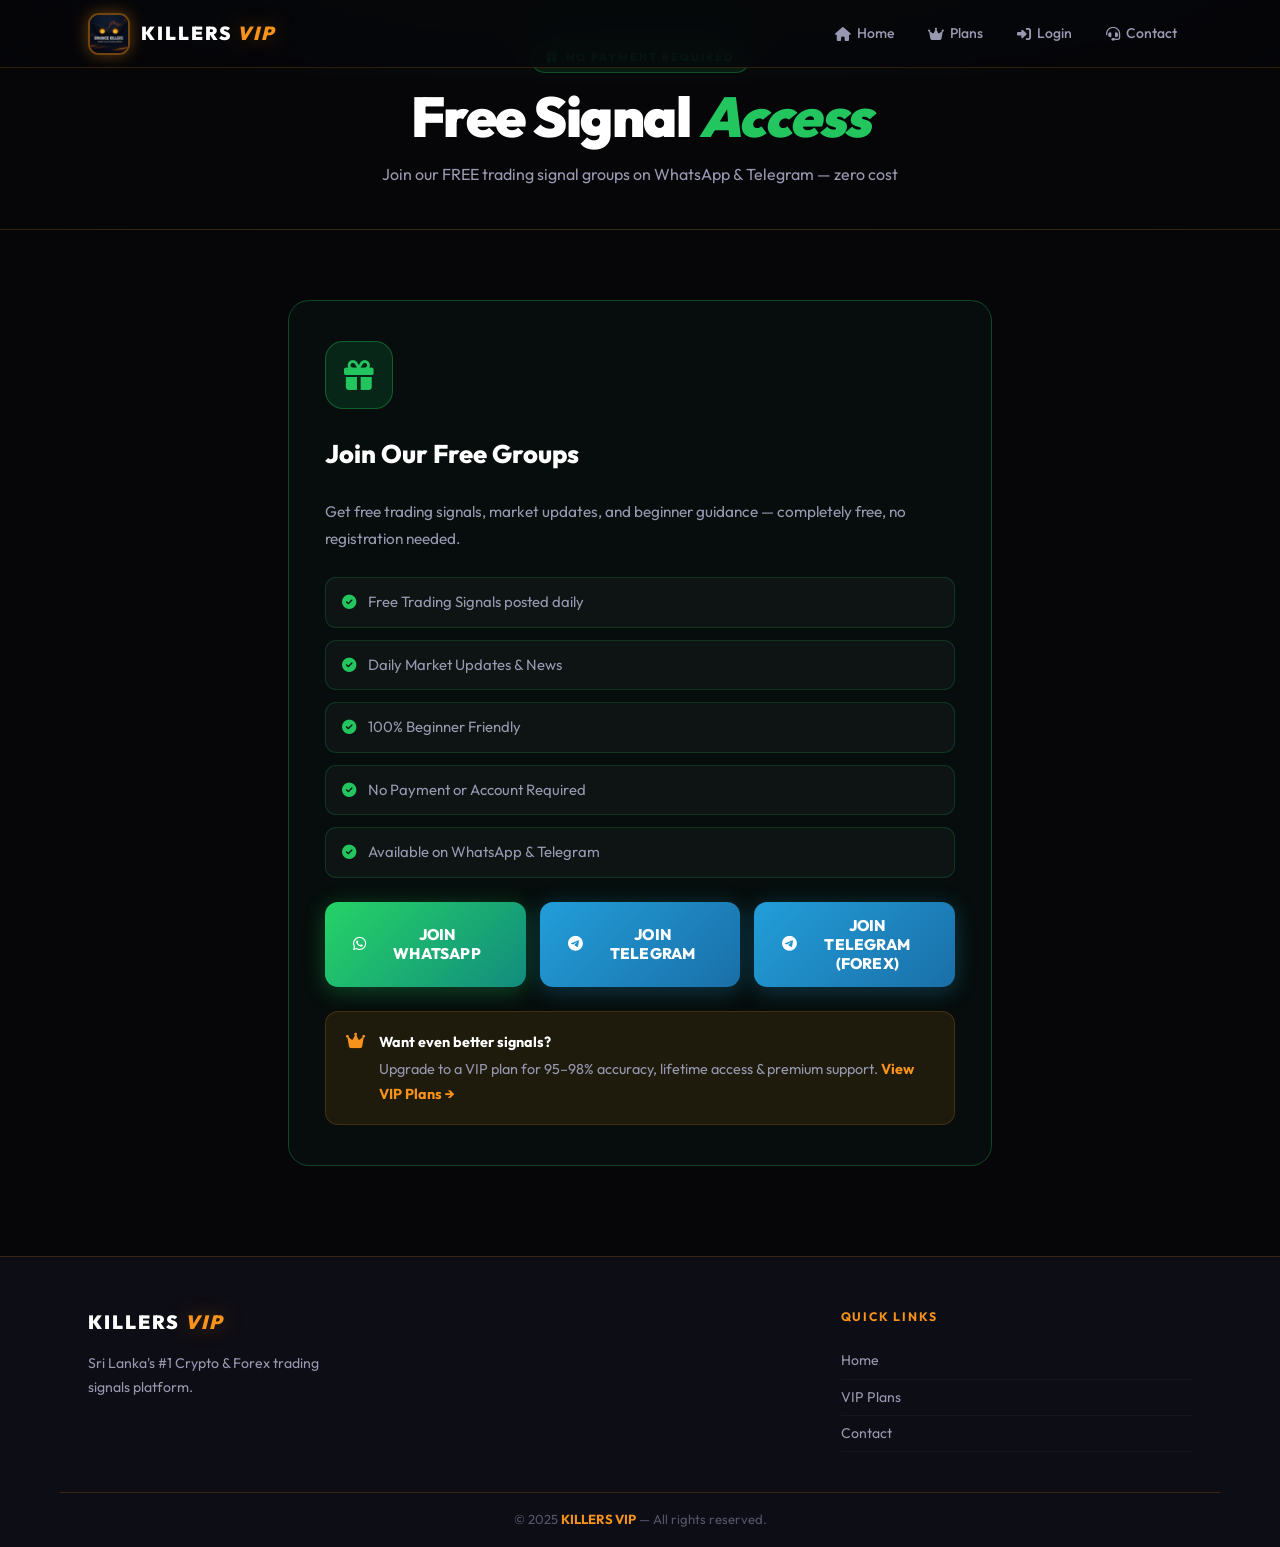
<file: plan-free.html>
<!DOCTYPE html>
<html lang="en">

<head>
  <meta charset="UTF-8">
  <meta name="viewport" content="width=device-width, initial-scale=1.0">
  <title>Free Signals | KILLERS VIP — Free Trading Groups</title>
  <meta name="description"
    content="Join KILLERS VIP free trading signal groups on WhatsApp & Telegram. No payment required. Start trading today.">
  <link rel="icon" href="images/apple.png">
  <link rel="preconnect" href="https://fonts.googleapis.com">
  <link rel="preconnect" href="https://fonts.gstatic.com" crossorigin>
  <link href="https://fonts.googleapis.com/css2?family=Outfit:wght@300;400;500;600;700;800;900&display=swap"
    rel="stylesheet">
  <link rel="stylesheet" href="https://cdnjs.cloudflare.com/ajax/libs/font-awesome/6.4.0/css/all.min.css">
  <link rel="stylesheet" href="css/plan-free.css">
</head>

<body>

  <header id="site-header">
    <div class="hdr-inner">
      <a href="index.html" class="logo-wrap">
        <img src="assets/logo.jpg" class="logo-img" alt="Killers VIP" onerror="this.style.display='none'">
        <span class="brand-txt">KILLERS <em>VIP</em></span>
      </a>
      <button class="nav-toggle" id="navToggle" aria-label="Toggle navigation">
        <span></span><span></span><span></span>
      </button>
      <nav class="main-nav" id="mainNav">
        <a href="index.html" class="nav-link"><i class="fas fa-home"></i> Home</a>
        <a href="plans.html" class="nav-link is-active"><i class="fas fa-crown"></i> Plans</a>
        <a href="login.html" class="nav-link"><i class="fas fa-sign-in-alt"></i> Login</a>
        <a href="support-contact.html" class="nav-link"><i class="fas fa-headset"></i> Contact</a>
      </nav>
    </div>
  </header>

  <section class="page-hero">
    <div class="ph-inner">
      <span class="sec-pill green-pill"><i class="fas fa-gift"></i> No Payment Required</span>
      <h1>Free Signal <em class="green">Access</em></h1>
      <p>Join our FREE trading signal groups on WhatsApp &amp; Telegram — zero cost</p>
    </div>
  </section>

  <section class="free-detail-section">
    <div class="section-wrap">
      <div class="free-card">
        <div class="free-icon"><i class="fas fa-gift"></i></div>
        <h2>Join Our Free Groups</h2>
        <p class="free-desc">Get free trading signals, market updates, and beginner guidance — completely free, no
          registration needed.</p>

        <ul class="free-feats">
          <li><i class="fas fa-check-circle"></i> Free Trading Signals posted daily</li>
          <li><i class="fas fa-check-circle"></i> Daily Market Updates &amp; News</li>
          <li><i class="fas fa-check-circle"></i> 100% Beginner Friendly</li>
          <li><i class="fas fa-check-circle"></i> No Payment or Account Required</li>
          <li><i class="fas fa-check-circle"></i> Available on WhatsApp &amp; Telegram</li>
        </ul>

        <div class="join-buttons">
          <button class="join-btn btn-whatsapp" id="free-whatsapp"
            onclick="window.open('https://chat.whatsapp.com/He4on4wBp1mEOO5yk6aRcZ?mode=gi_t','_blank')">
            <i class="fab fa-whatsapp"></i> JOIN WHATSAPP
          </button>
          <button class="join-btn btn-telegram" id="free-telegram"
           onclick="window.open('https://t.me/+Vuazn_wFHqpkYjFl','_blank')">
            <i class="fab fa-telegram-plane"></i> JOIN TELEGRAM
          </button>
           <button class="join-btn btn-telegram" id="free-telegram"
           onclick="window.open('https://t.me/+zRcWzs667dU1YWQ1','_blank')">
            <i class="fab fa-telegram-plane"></i> JOIN TELEGRAM (FOREX)
          </button>
        </div>

        <div class="upgrade-note">
          <i class="fas fa-crown"></i>
          <div>
            <strong>Want even better signals?</strong>
            <span> Upgrade to a VIP plan for 95–98% accuracy, lifetime access &amp; premium support.</span>
            <a href="plans.html"> View VIP Plans →</a>
          </div>
        </div>
      </div>
    </div>
  </section>

  <footer class="site-footer">
    <div class="footer-wrap section-wrap">
      <div class="ft-brand">
        <span class="brand-txt">KILLERS <em>VIP</em></span>
        <p>Sri Lanka's #1 Crypto &amp; Forex trading signals platform.</p>
      </div>
      <div class="ft-col">
        <h4>Quick Links</h4>
        <a href="index.html">Home</a>
        <a href="plans.html">VIP Plans</a>
        <a href="support-contact.html">Contact</a>
      </div>
    </div>
    <div class="ft-bar section-wrap">
      <p>&copy; 2025 <strong>KILLERS VIP</strong> — All rights reserved.</p>
    </div>
  </footer>

  <script src="js/killers.js"></script>
</body>

</html>
</file>
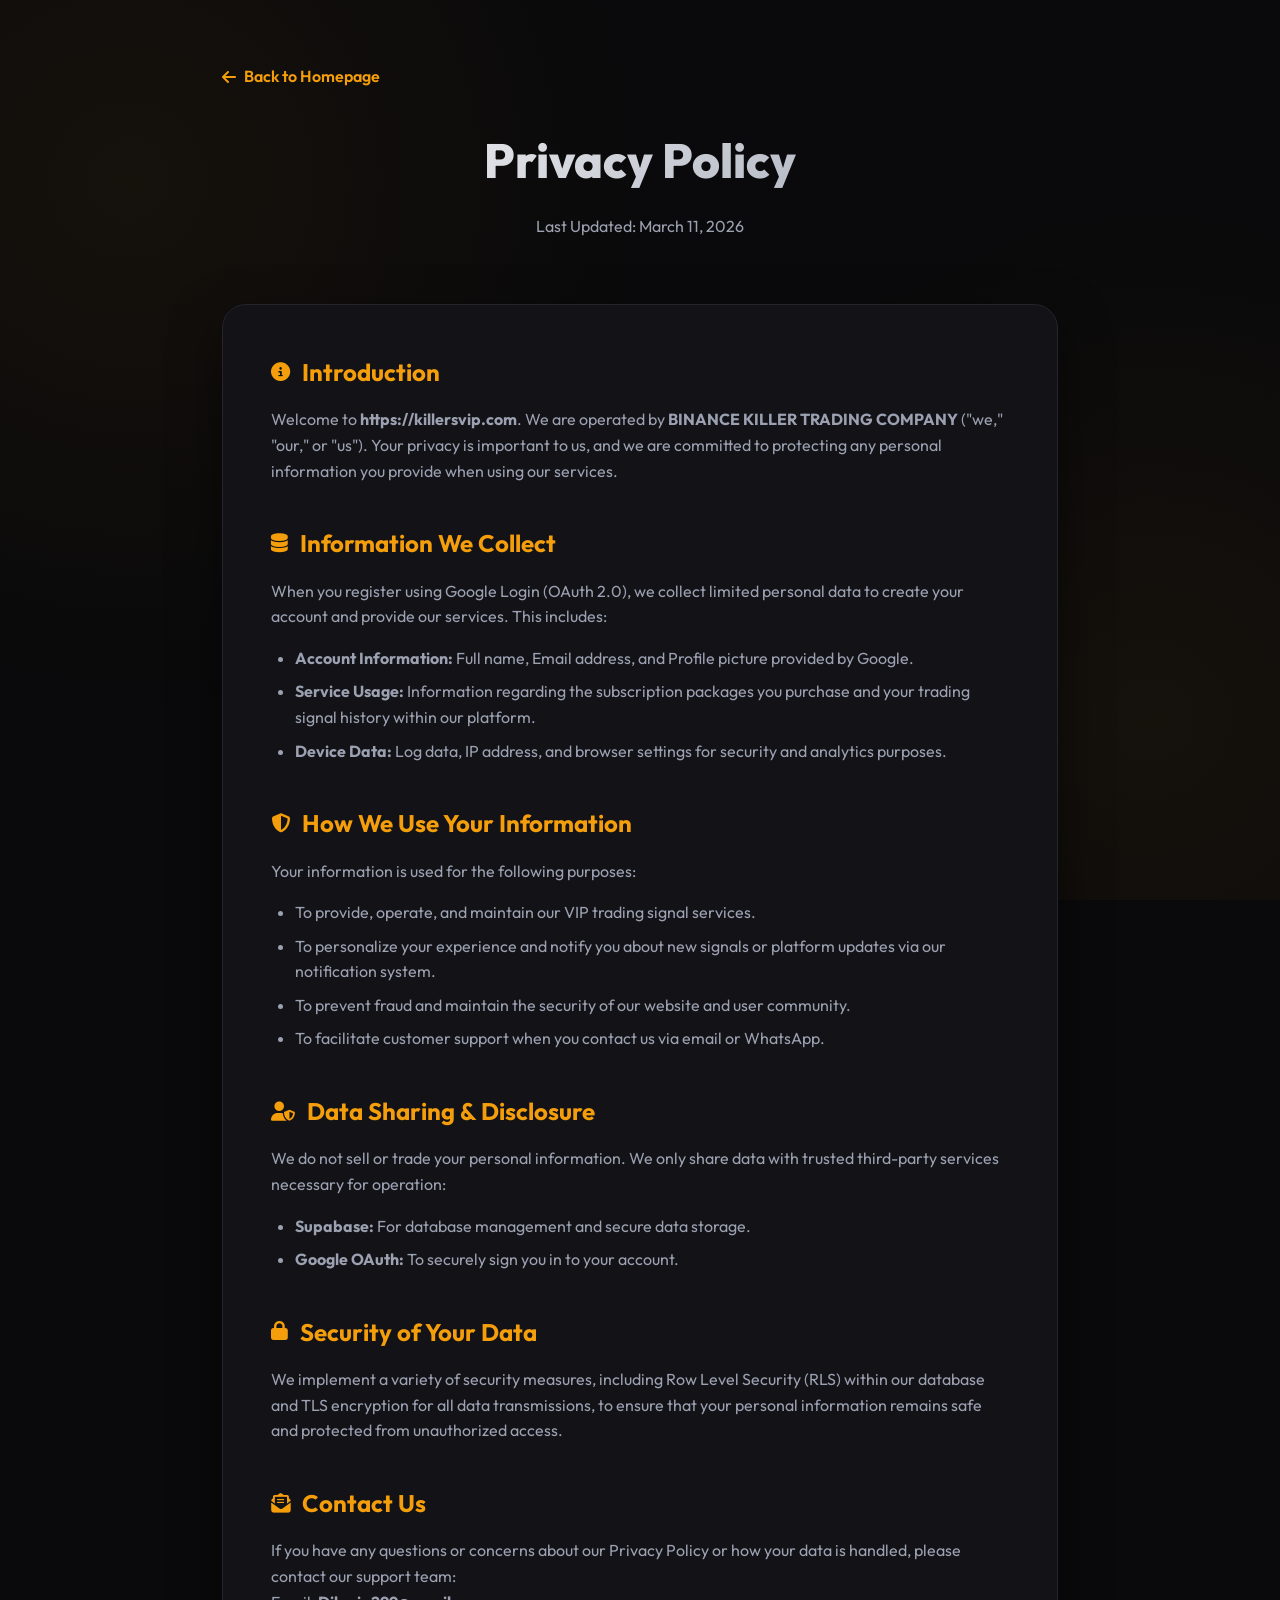
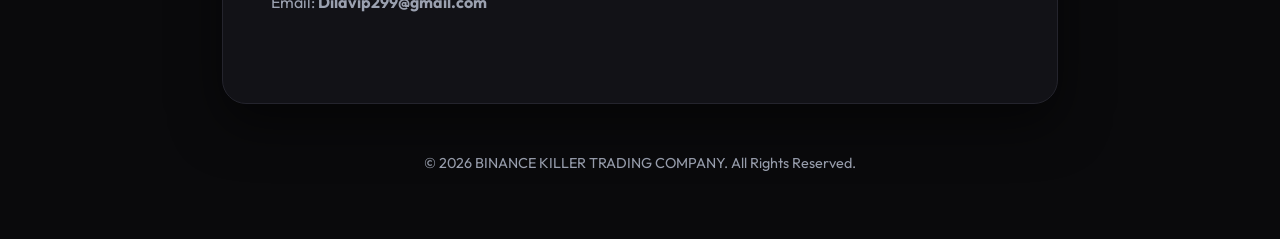
<file: privacy-policy.html>
<!DOCTYPE html>
<html lang="en">

<head>
    <meta charset="UTF-8">
    <meta name="viewport" content="width=device-width, initial-scale=1.0">
    <title>Privacy Policy | BINANCE KILLER TRADING COMPANY</title>
    <link href="https://fonts.googleapis.com/css2?family=Outfit:wght@300;400;500;600;700;800;900&display=swap"
        rel="stylesheet">
    <link rel="stylesheet" href="https://cdnjs.cloudflare.com/ajax/libs/font-awesome/6.4.0/css/all.min.css">
    <link rel="stylesheet" href="css/legal.css">
</head>

<body>
    <div class="legal-bg"></div>
    <div class="legal-container">
        <a href="index.html" class="btn-back"><i class="fas fa-arrow-left"></i> Back to Homepage</a>

        <header class="legal-header">
            <h1>Privacy Policy</h1>
            <p>Last Updated: March 11, 2026</p>
        </header>

        <div class="legal-content">
            <section class="legal-section">
                <h2><i class="fas fa-info-circle"></i> Introduction</h2>
                <p>Welcome to <strong>https://killersvip.com</strong>. We are operated by <strong>BINANCE KILLER TRADING
                        COMPANY</strong> ("we," "our," or "us"). Your privacy is important to us, and we are committed
                    to protecting any personal information you provide when using our services.</p>
            </section>

            <section class="legal-section">
                <h2><i class="fas fa-database"></i> Information We Collect</h2>
                <p>When you register using Google Login (OAuth 2.0), we collect limited personal data to create your
                    account and provide our services. This includes:</p>
                <ul>
                    <li><strong>Account Information:</strong> Full name, Email address, and Profile picture provided by
                        Google.</li>
                    <li><strong>Service Usage:</strong> Information regarding the subscription packages you purchase and
                        your trading signal history within our platform.</li>
                    <li><strong>Device Data:</strong> Log data, IP address, and browser settings for security and
                        analytics purposes.</li>
                </ul>
            </section>

            <section class="legal-section">
                <h2><i class="fas fa-shield-alt"></i> How We Use Your Information</h2>
                <p>Your information is used for the following purposes:</p>
                <ul>
                    <li>To provide, operate, and maintain our VIP trading signal services.</li>
                    <li>To personalize your experience and notify you about new signals or platform updates via our
                        notification system.</li>
                    <li>To prevent fraud and maintain the security of our website and user community.</li>
                    <li>To facilitate customer support when you contact us via email or WhatsApp.</li>
                </ul>
            </section>

            <section class="legal-section">
                <h2><i class="fas fa-user-shield"></i> Data Sharing & Disclosure</h2>
                <p>We do not sell or trade your personal information. We only share data with trusted third-party
                    services necessary for operation:</p>
                <ul>
                    <li><strong>Supabase:</strong> For database management and secure data storage.</li>
                    <li><strong>Google OAuth:</strong> To securely sign you in to your account.</li>
                </ul>
            </section>

            <section class="legal-section">
                <h2><i class="fas fa-lock"></i> Security of Your Data</h2>
                <p>We implement a variety of security measures, including Row Level Security (RLS) within our database
                    and TLS encryption for all data transmissions, to ensure that your personal information remains safe
                    and protected from unauthorized access.</p>
            </section>

            <section class="legal-section">
                <h2><i class="fas fa-envelope-open-text"></i> Contact Us</h2>
                <p>If you have any questions or concerns about our Privacy Policy or how your data is handled, please
                    contact our support team:</p>
                <p>Email: <strong>Dilavip299@gmail.com</strong></p>
            </section>
        </div>

        <footer class="legal-footer">
            <p>&copy; 2026 BINANCE KILLER TRADING COMPANY. All Rights Reserved.</p>
        </footer>
    </div>
</body>

</html>
</file>
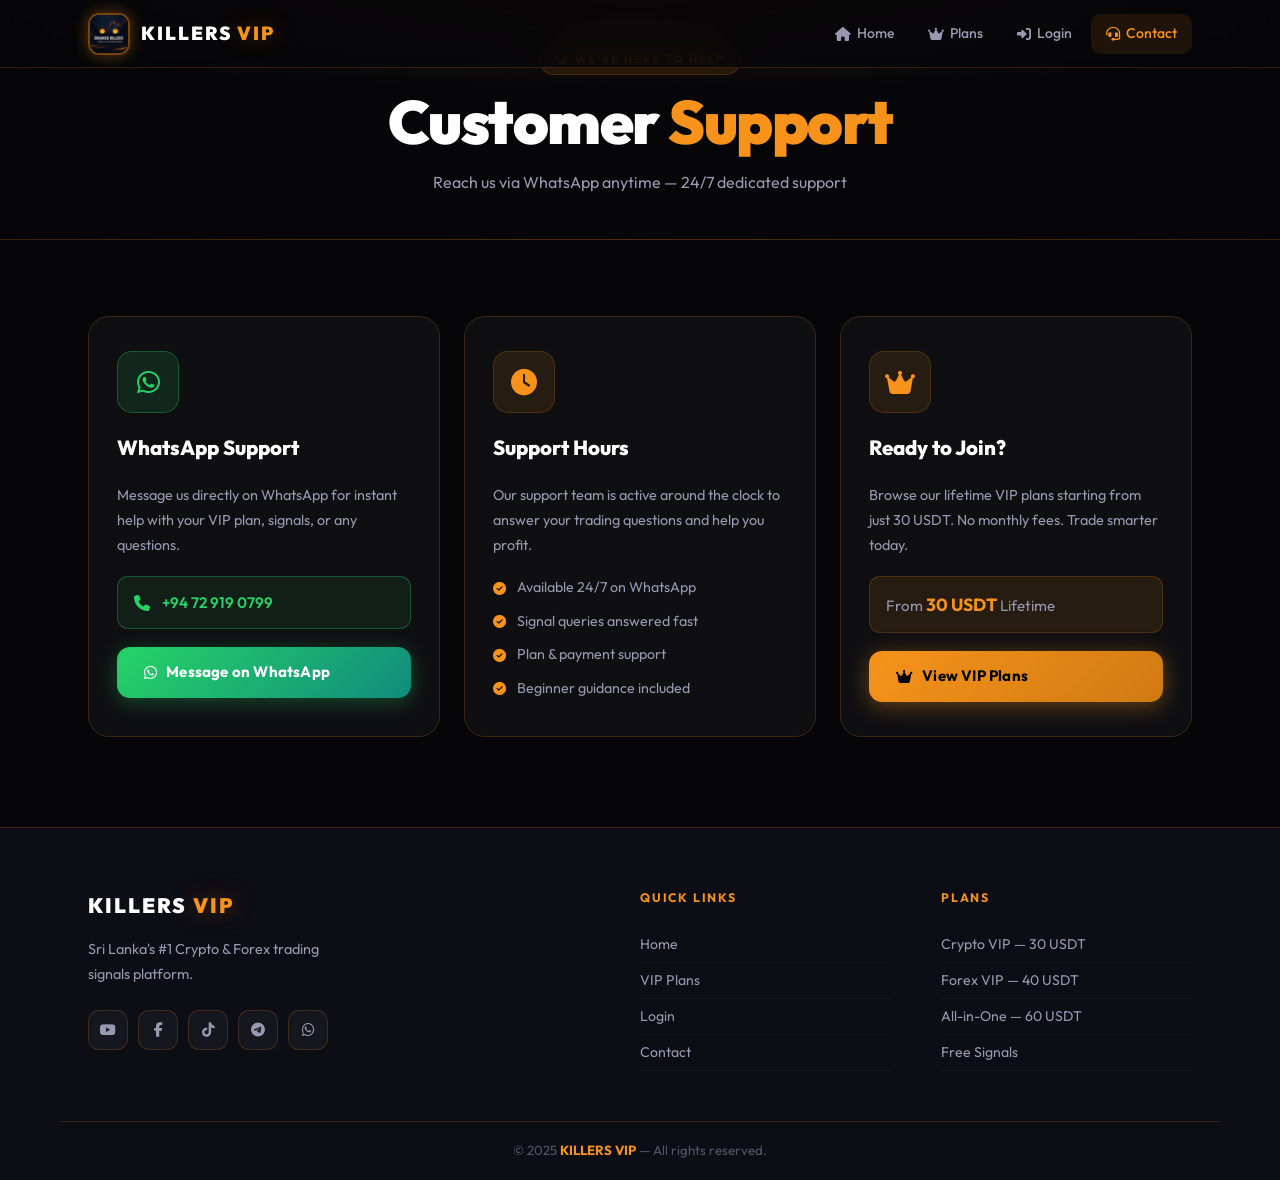
<file: support-contact.html>
<!DOCTYPE html>
<html lang="en">

<head>
  <meta charset="UTF-8">
  <meta name="viewport" content="width=device-width, initial-scale=1.0">
  <title>Customer Support | KILLERS VIP</title>
  <meta name="description" content="Contact KILLERS VIP customer support via WhatsApp. We are here to help 24/7.">
  <link rel="icon" href="images/apple.png">
  <link rel="preconnect" href="https://fonts.googleapis.com">
  <link rel="preconnect" href="https://fonts.gstatic.com" crossorigin>
  <link href="https://fonts.googleapis.com/css2?family=Outfit:wght@300;400;500;600;700;800;900&display=swap"
    rel="stylesheet">
  <link rel="stylesheet" href="https://cdnjs.cloudflare.com/ajax/libs/font-awesome/6.4.0/css/all.min.css">
  <link rel="stylesheet" href="css/support-contact.css">
</head>

<body>

  <!-- HEADER -->
  <header id="site-header">
    <div class="hdr-inner">
      <a href="index.html" class="logo-wrap">
        <img src="assets/logo.jpg" class="logo-img" alt="Killers VIP" onerror="this.style.display='none'">
        <span class="brand-txt">KILLERS <em>VIP</em></span>
      </a>
      <button class="nav-toggle" id="navToggle" aria-label="Toggle navigation">
        <span></span><span></span><span></span>
      </button>
      <nav class="main-nav" id="mainNav">
        <a href="index.html" class="nav-link"><i class="fas fa-home"></i> Home</a>
        <a href="plans.html" class="nav-link"><i class="fas fa-crown"></i> Plans</a>
        <a href="login.html" class="nav-link"><i class="fas fa-sign-in-alt"></i> Login</a>
        <a href="support-contact.html" class="nav-link is-active"><i class="fas fa-headset"></i> Contact</a>
      </nav>
    </div>
  </header>

  <!-- PAGE HERO -->
  <section class="page-hero">
    <div class="ph-inner">
      <span class="sec-pill"><i class="fas fa-headset"></i> We're Here to Help</span>
      <h1>Customer <em>Support</em></h1>
      <p>Reach us via WhatsApp anytime — 24/7 dedicated support</p>
    </div>
  </section>

  <!-- CONTACT SECTION -->
  <section class="contact-section">
    <div class="section-wrap">
      <div class="contact-grid">

        <!-- WhatsApp Card -->
        <div class="cnt-card">
          <div class="cnt-icon whatsapp-icon"><i class="fab fa-whatsapp"></i></div>
          <h2>WhatsApp Support</h2>
          <p>Message us directly on WhatsApp for instant help with your VIP plan, signals, or any questions.</p>
          <div class="cnt-detail">
            <i class="fas fa-phone"></i>
            <span>+94 72 919 0799</span>
          </div>
          <a href="https://wa.me/94729190799" class="btn btn-whatsapp" target="_blank" rel="noopener">
            <i class="fab fa-whatsapp"></i> Message on WhatsApp
          </a>
        </div>

        <!-- Hours Card -->
        <div class="cnt-card">
          <div class="cnt-icon clock-icon"><i class="fas fa-clock"></i></div>
          <h2>Support Hours</h2>
          <p>Our support team is active around the clock to answer your trading questions and help you profit.</p>
          <ul class="hours-list">
            <li><i class="fas fa-check-circle"></i> Available 24/7 on WhatsApp</li>
            <li><i class="fas fa-check-circle"></i> Signal queries answered fast</li>
            <li><i class="fas fa-check-circle"></i> Plan & payment support</li>
            <li><i class="fas fa-check-circle"></i> Beginner guidance included</li>
          </ul>
        </div>

        <!-- Plans Card -->
        <div class="cnt-card">
          <div class="cnt-icon plans-icon"><i class="fas fa-crown"></i></div>
          <h2>Ready to Join?</h2>
          <p>Browse our lifetime VIP plans starting from just 30 USDT. No monthly fees. Trade smarter today.</p>
          <div class="price-mini">
            <span>From <strong>30 USDT</strong> Lifetime</span>
          </div>
          <a href="plans.html" class="btn btn-primary">
            <i class="fas fa-crown"></i> View VIP Plans
          </a>
        </div>

      </div>
    </div>
  </section>

  <!-- FOOTER -->
  <footer class="site-footer">
    <div class="footer-wrap section-wrap">
      <div class="ft-brand">
        <span class="brand-txt">KILLERS <em>VIP</em></span>
        <p>Sri Lanka's #1 Crypto &amp; Forex trading signals platform.</p>
        <div class="ft-socials">
          <a href="#" class="ft-soc"><i class="fab fa-youtube"></i></a>
          <a href="https://www.facebook.com/share/172CGtJvBn/?mibextid=wwXlfr" class="ft-soc"><i class="fab fa-facebook-f"></i></a>
          <a href="https://www.tiktok.com/@dila_vip14?_r=1&_t=ZS-94NkXUPGFsq" class="ft-soc"><i class="fab fa-tiktok"></i></a>
          <a href="https://t.me/+Vuazn_wFHqpkYjFl" class="ft-soc"><i class="fab fa-telegram-plane"></i></a>
          <a href="https://wa.me/94729190799" class="ft-soc"><i class="fab fa-whatsapp"></i></a>
        </div>
      </div>
      <div class="ft-col">
        <h4>Quick Links</h4>
        <a href="index.html">Home</a>
        <a href="plans.html">VIP Plans</a>
        <a href="login.html">Login</a>
        <a href="support-contact.html">Contact</a>
      </div>
      <div class="ft-col">
        <h4>Plans</h4>
        <a href="plan-crypto.html">Crypto VIP — 30 USDT</a>
        <a href="plan-forex.html">Forex VIP — 40 USDT</a>
        <a href="plan-all.html">All-in-One — 60 USDT</a>
        <a href="plan-free.html">Free Signals</a>
      </div>
    </div>
    <div class="ft-bar section-wrap">
      <p>&copy; 2025 <strong>KILLERS VIP</strong> — All rights reserved.</p>
    </div>
  </footer>

  <script src="js/killers.js"></script>
</body>

</html>
</file>
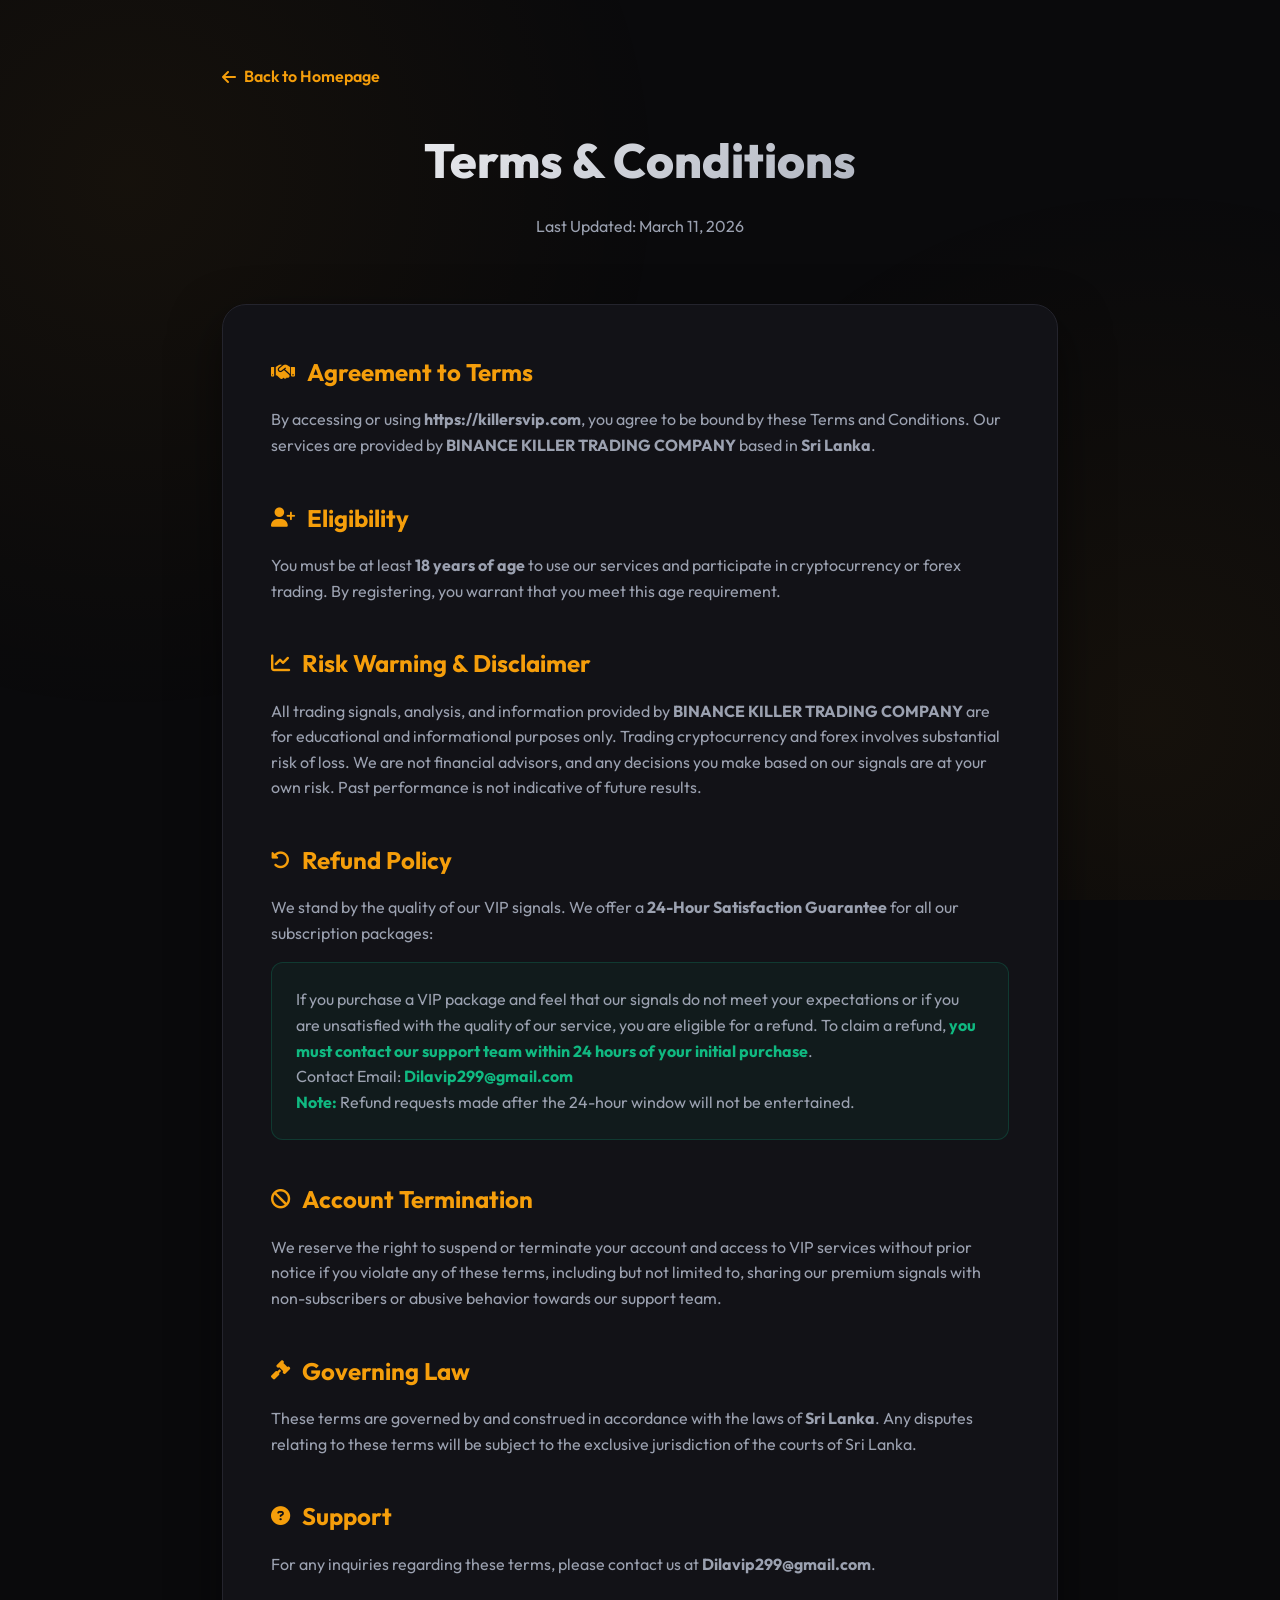
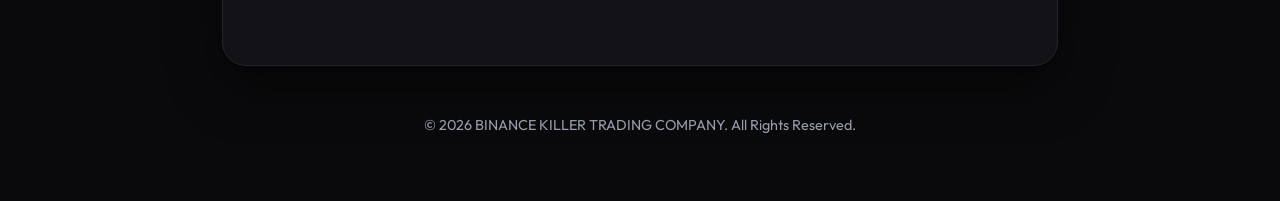
<file: terms-conditions.html>
<!DOCTYPE html>
<html lang="en">

<head>
    <meta charset="UTF-8">
    <meta name="viewport" content="width=device-width, initial-scale=1.0">
    <title>Terms & Conditions | BINANCE KILLER TRADING COMPANY</title>
    <link href="https://fonts.googleapis.com/css2?family=Outfit:wght@300;400;500;600;700;800;900&display=swap"
        rel="stylesheet">
    <link rel="stylesheet" href="https://cdnjs.cloudflare.com/ajax/libs/font-awesome/6.4.0/css/all.min.css">
    <link rel="stylesheet" href="css/legal.css">
</head>

<body>
    <div class="legal-bg"></div>
    <div class="legal-container">
        <a href="index.html" class="btn-back"><i class="fas fa-arrow-left"></i> Back to Homepage</a>

        <header class="legal-header">
            <h1>Terms & Conditions</h1>
            <p>Last Updated: March 11, 2026</p>
        </header>

        <div class="legal-content">
            <section class="legal-section">
                <h2><i class="fas fa-handshake"></i> Agreement to Terms</h2>
                <p>By accessing or using <strong>https://killersvip.com</strong>, you agree to be bound by these Terms
                    and Conditions. Our services are provided by <strong>BINANCE KILLER TRADING COMPANY</strong> based
                    in <strong>Sri Lanka</strong>.</p>
            </section>

            <section class="legal-section">
                <h2><i class="fas fa-user-plus"></i> Eligibility</h2>
                <p>You must be at least <strong>18 years of age</strong> to use our services and participate in
                    cryptocurrency or forex trading. By registering, you warrant that you meet this age requirement.</p>
            </section>

            <section class="legal-section">
                <h2><i class="fas fa-chart-line"></i> Risk Warning & Disclaimer</h2>
                <p>All trading signals, analysis, and information provided by <strong>BINANCE KILLER TRADING
                        COMPANY</strong> are for educational and informational purposes only. Trading cryptocurrency and
                    forex involves substantial risk of loss. We are not financial advisors, and any decisions you make
                    based on our signals are at your own risk. Past performance is not indicative of future results.</p>
            </section>

            <section class="legal-section">
                <h2><i class="fas fa-undo-alt"></i> Refund Policy</h2>
                <p>We stand by the quality of our VIP signals. We offer a <strong>24-Hour Satisfaction
                        Guarantee</strong> for all our subscription packages:</p>
                <div class="refund-box">
                    <p>If you purchase a VIP package and feel that our signals do not meet your expectations or if you
                        are unsatisfied with the quality of our service, you are eligible for a refund. To claim a
                        refund, <strong>you must contact our support team within 24 hours of your initial
                            purchase</strong>.</p>
                    <p>Contact Email: <strong>Dilavip299@gmail.com</strong></p>
                    <p><strong>Note:</strong> Refund requests made after the 24-hour window will not be entertained.</p>
                </div>
            </section>

            <section class="legal-section">
                <h2><i class="fas fa-ban"></i> Account Termination</h2>
                <p>We reserve the right to suspend or terminate your account and access to VIP services without prior
                    notice if you violate any of these terms, including but not limited to, sharing our premium signals
                    with non-subscribers or abusive behavior towards our support team.</p>
            </section>

            <section class="legal-section">
                <h2><i class="fas fa-gavel"></i> Governing Law</h2>
                <p>These terms are governed by and construed in accordance with the laws of <strong>Sri Lanka</strong>.
                    Any disputes relating to these terms will be subject to the exclusive jurisdiction of the courts of
                    Sri Lanka.</p>
            </section>

            <section class="legal-section">
                <h2><i class="fas fa-question-circle"></i> Support</h2>
                <p>For any inquiries regarding these terms, please contact us at <strong>Dilavip299@gmail.com</strong>.
                </p>
            </section>
        </div>

        <footer class="legal-footer">
            <p>&copy; 2026 BINANCE KILLER TRADING COMPANY. All Rights Reserved.</p>
        </footer>
    </div>
</body>

</html>
</file>
<file: css/plan-free.css>
/* plan-free.css */
@import url('https://fonts.googleapis.com/css2?family=Outfit:wght@300;400;500;600;700;800;900&display=swap');

:root {
  --or: #f7931a;
  --or2: #cf7a12;
  --glow: rgba(247, 147, 26, .38);
  --soft: rgba(247, 147, 26, .1);
  --bg: #060609;
  --bg2: #0d0d15;
  --glass: rgba(255, 255, 255, .04);
  --bd: rgba(247, 147, 26, .18);
  --bd2: rgba(247, 147, 26, .45);
  --tx: #fff;
  --tx2: #9898b0;
  --tx3: #55556a;
  --green: #22c55e;
  --green2: #16a34a;
  --r: 13px;
  --R: 21px;
  --hh: 68px;
  --ease: cubic-bezier(.4, 0, .2, 1);
  --T: .32s var(--ease)
}

*,
*::before,
*::after {
  margin: 0;
  padding: 0;
  box-sizing: border-box
}

html {
  scroll-behavior: smooth;
  scroll-padding-top: var(--hh)
}

body {
  font-family: 'Outfit', 'Segoe UI', sans-serif;
  background: var(--bg);
  color: var(--tx);
  line-height: 1.65;
  overflow-x: hidden;
  -webkit-font-smoothing: antialiased;
  animation: pgIn .4s ease both
}

@keyframes pgIn {
  from {
    opacity: 0
  }

  to {
    opacity: 1
  }
}

a {
  text-decoration: none;
  color: inherit
}

ul {
  list-style: none
}

img {
  max-width: 100%;
  display: block
}

::-webkit-scrollbar {
  width: 5px
}

::-webkit-scrollbar-thumb {
  background: var(--or);
  border-radius: 99px
}

.section-wrap {
  max-width: 760px;
  margin: 0 auto;
  padding: 0 28px
}

#site-header {
  position: fixed;
  inset: 0 0 auto;
  z-index: 990;
  height: var(--hh);
  background: rgba(6, 6, 9, .82);
  backdrop-filter: blur(22px);
  border-bottom: 1px solid var(--bd);
  transition: background var(--T), box-shadow var(--T)
}

#site-header.scrolled {
  background: rgba(6, 6, 9, .97);
  box-shadow: 0 5px 36px rgba(0, 0, 0, .6)
}

.hdr-inner {
  max-width: 1160px;
  margin: 0 auto;
  padding: 0 28px;
  height: var(--hh);
  display: flex;
  align-items: center;
  justify-content: space-between;
  gap: 16px
}

.logo-wrap {
  display: flex;
  align-items: center;
  gap: 11px;
  flex-shrink: 0
}

.logo-img {
  height: 42px;
  width: 42px;
  object-fit: cover;
  border-radius: 11px;
  border: 2px solid var(--bd2);
  box-shadow: 0 0 16px var(--glow)
}

.brand-txt {
  font-size: 1.18rem;
  font-weight: 900;
  letter-spacing: 2px;
  text-transform: uppercase;
  color: var(--tx)
}

.brand-txt em {
  color: var(--or);
  text-shadow: 0 0 22px var(--glow)
}

.main-nav {
  display: flex;
  align-items: center;
  gap: 4px
}

.nav-link {
  display: inline-flex;
  align-items: center;
  gap: 6px;
  padding: 8px 15px;
  border-radius: 10px;
  font-size: .875rem;
  font-weight: 500;
  color: var(--tx2);
  transition: color var(--T), background var(--T)
}

.nav-link:hover,
.nav-link.is-active {
  color: var(--or);
  background: var(--soft)
}

.nav-toggle {
  display: none;
  flex-direction: column;
  justify-content: center;
  align-items: center;
  gap: 5px;
  width: 42px;
  height: 42px;
  border-radius: 11px;
  background: var(--soft);
  border: 1px solid var(--bd);
  padding: 12px 10px;
  transition: var(--T)
}

.nav-toggle span {
  display: block;
  width: 100%;
  height: 2px;
  background: var(--or);
  border-radius: 2px;
  transition: transform .3s var(--ease), opacity .3s
}

.nav-toggle.open span:nth-child(1) {
  transform: translateY(7px) rotate(45deg)
}

.nav-toggle.open span:nth-child(2) {
  opacity: 0
}

.nav-toggle.open span:nth-child(3) {
  transform: translateY(-7px) rotate(-45deg)
}

.page-hero {
  min-height: 230px;
  display: flex;
  align-items: center;
  justify-content: center;
  padding: calc(var(--hh)+50px) 28px 50px;
  text-align: center;
  background: radial-gradient(ellipse 90% 55% at 50% 0%, rgba(34, 197, 94, .1) 0%, transparent 68%), var(--bg);
  border-bottom: 1px solid var(--bd)
}

.ph-inner {
  max-width: 560px
}

.sec-pill {
  display: inline-flex;
  align-items: center;
  gap: 7px;
  font-size: .71rem;
  font-weight: 700;
  text-transform: uppercase;
  letter-spacing: 2px;
  padding: 5px 15px;
  border-radius: 99px;
  margin-bottom: 14px;
  border: 1px solid
}

.green-pill {
  color: var(--green);
  background: rgba(34, 197, 94, .1);
  border-color: rgba(34, 197, 94, .3)
}

.ph-inner h1 {
  font-size: clamp(2rem, 6vw, 3.5rem);
  font-weight: 900;
  line-height: 1.08;
  letter-spacing: -1.5px;
  margin-bottom: 14px;
  color: var(--tx)
}

.ph-inner p {
  color: var(--tx2);
  font-size: 1rem
}

.green {
  color: var(--green)
}

/* FREE DETAIL */
.free-detail-section {
  padding: 70px 0 90px
}

.free-card {
  background: rgba(34, 197, 94, .04);
  border: 1px solid rgba(34, 197, 94, .3);
  border-radius: var(--R);
  padding: 40px 36px;
  display: flex;
  flex-direction: column;
  gap: 24px;
  animation: fadeUp .7s var(--ease) both
}

@keyframes fadeUp {
  from {
    opacity: 0;
    transform: translateY(28px)
  }

  to {
    opacity: 1;
    transform: translateY(0)
  }
}

.free-icon {
  width: 68px;
  height: 68px;
  border-radius: 18px;
  background: rgba(34, 197, 94, .14);
  border: 1px solid rgba(34, 197, 94, .35);
  display: flex;
  align-items: center;
  justify-content: center;
  font-size: 1.85rem;
  color: var(--green)
}

.free-card h2 {
  font-size: 1.6rem;
  font-weight: 800;
  color: var(--tx)
}

.free-desc {
  font-size: .96rem;
  color: var(--tx2);
  line-height: 1.75
}

.free-feats {
  display: flex;
  flex-direction: column;
  gap: 12px
}

.free-feats li {
  display: flex;
  align-items: center;
  gap: 12px;
  font-size: .93rem;
  color: var(--tx2);
  background: rgba(255, 255, 255, .03);
  border: 1px solid rgba(34, 197, 94, .18);
  border-radius: 11px;
  padding: 12px 16px;
  transition: var(--T)
}

.free-feats li:hover {
  border-color: rgba(34, 197, 94, .4);
  color: var(--tx);
  background: rgba(34, 197, 94, .07)
}

.free-feats li i {
  color: var(--green);
  font-size: .9rem;
  flex-shrink: 0
}

.join-buttons {
  display: flex;
  gap: 14px;
  flex-wrap: wrap
}

.join-btn {
  display: inline-flex;
  align-items: center;
  gap: 10px;
  padding: 14px 28px;
  border-radius: 13px;
  font-family: 'Outfit', sans-serif;
  font-size: .96rem;
  font-weight: 800;
  cursor: pointer;
  border: none;
  transition: all var(--T);
  flex: 1;
  justify-content: center;
  min-width: 180px;
  letter-spacing: .2px
}

.btn-whatsapp {
  background: linear-gradient(135deg, #25d366, #128c7e);
  color: #fff;
  box-shadow: 0 4px 22px rgba(37, 211, 102, .3)
}

.btn-whatsapp:hover {
  transform: translateY(-2px);
  box-shadow: 0 7px 30px rgba(37, 211, 102, .5)
}

.btn-telegram {
  background: linear-gradient(135deg, #229ed9, #1a6fa8);
  color: #fff;
  box-shadow: 0 4px 22px rgba(34, 158, 217, .3)
}

.btn-telegram:hover {
  transform: translateY(-2px);
  box-shadow: 0 7px 30px rgba(34, 158, 217, .5)
}

.upgrade-note {
  background: var(--soft);
  border: 1px solid var(--bd);
  border-radius: 13px;
  padding: 18px 20px;
  display: flex;
  align-items: flex-start;
  gap: 13px;
  font-size: .9rem;
  color: var(--tx2);
  line-height: 1.7
}

.upgrade-note i {
  color: var(--or);
  font-size: 1.1rem;
  margin-top: 2px;
  flex-shrink: 0
}

.upgrade-note strong {
  color: var(--tx);
  display: block;
  margin-bottom: 3px
}

.upgrade-note a {
  color: var(--or);
  font-weight: 700
}

/* FOOTER */
.site-footer {
  background: var(--bg2);
  border-top: 1px solid var(--bd);
  padding: 50px 0 0
}

.footer-wrap {
  max-width: 1160px;
  margin: 0 auto;
  padding: 0 28px;
  display: grid;
  grid-template-columns: 2fr 1fr;
  gap: 50px;
  padding-bottom: 40px
}

.ft-brand .brand-txt {
  display: block;
  font-size: 1.2rem;
  margin-bottom: 12px;
  text-transform: uppercase;
  letter-spacing: 2px;
  font-weight: 900;
  color: var(--tx)
}

.ft-brand em {
  color: var(--or)
}

.ft-brand p {
  color: var(--tx2);
  font-size: .88rem;
  line-height: 1.75;
  max-width: 260px
}

.ft-col h4 {
  font-size: .77rem;
  font-weight: 700;
  text-transform: uppercase;
  letter-spacing: 1.8px;
  color: var(--or);
  margin-bottom: 16px
}

.ft-col {
  display: flex;
  flex-direction: column
}

.ft-col a {
  color: var(--tx2);
  font-size: .88rem;
  padding: 6px 0;
  border-bottom: 1px solid rgba(255, 255, 255, .04);
  transition: var(--T)
}

.ft-col a:hover {
  color: var(--or);
  padding-left: 6px
}

.ft-bar {
  border-top: 1px solid var(--bd);
  padding: 16px 0;
  text-align: center;
  max-width: 1160px;
  margin: 0 auto
}

.ft-bar p {
  color: var(--tx3);
  font-size: .82rem
}

.ft-bar strong {
  color: var(--or)
}

@media(max-width:680px) {
  :root {
    --hh: 62px
  }

  .hdr-inner {
    padding: 0 18px
  }

  .nav-toggle {
    display: flex
  }

  .main-nav {
    position: fixed;
    top: var(--hh);
    left: 0;
    right: 0;
    background: rgba(6, 6, 9, .97);
    backdrop-filter: blur(22px);
    flex-direction: column;
    align-items: stretch;
    gap: 0;
    padding: 14px;
    border-bottom: 1px solid var(--bd);
    transform: translateY(-115%);
    opacity: 0;
    pointer-events: none;
    transition: transform .3s var(--ease), opacity .3s
  }

  .main-nav.nav-open {
    transform: translateY(0);
    opacity: 1;
    pointer-events: auto
  }

  .nav-link {
    padding: 13px 16px;
    font-size: .96rem
  }

  .free-card {
    padding: 28px 20px
  }

  .join-buttons {
    flex-direction: column
  }

  .join-btn {
    min-width: unset
  }

  .footer-wrap {
    grid-template-columns: 1fr;
    gap: 24px
  }

  .section-wrap {
    padding: 0 18px
  }
}
</file>
<file: css/legal.css>
:root {
    --primary: #f59e0b;
    --primary-hover: #d97706;
    --bg-dark: #0a0a0c;
    --card-bg: #121217;
    --border: #24242d;
    --text-main: #ffffff;
    --text-muted: #9ba1b0;
    --glass: rgba(255, 255, 255, 0.03);
}

* {
    box-sizing: border-box;
    margin: 0;
    padding: 0;
}

body {
    background-color: var(--bg-dark);
    color: var(--text-main);
    font-family: 'Outfit', sans-serif;
    line-height: 1.6;
    overflow-x: hidden;
}

/* Background Gradients */
.legal-bg {
    position: fixed;
    top: 0;
    left: 0;
    width: 100%;
    height: 100%;
    z-index: -1;
    background: radial-gradient(circle at 10% 20%, rgba(245, 158, 11, 0.05) 0%, transparent 40%),
        radial-gradient(circle at 90% 80%, rgba(245, 158, 11, 0.05) 0%, transparent 40%);
}

.legal-container {
    max-width: 900px;
    margin: 4rem auto;
    padding: 0 2rem;
}

.legal-header {
    text-align: center;
    margin-bottom: 4rem;
}

.legal-header h1 {
    font-size: 3rem;
    font-weight: 800;
    background: linear-gradient(135deg, #fff 0%, var(--text-muted) 100%);
    -webkit-background-clip: text;
    background-clip: text;
    -webkit-text-fill-color: transparent;
    margin-bottom: 1rem;
}

.legal-header p {
    color: var(--text-muted);
}

.legal-content {
    background: var(--card-bg);
    border: 1px solid var(--border);
    border-radius: 24px;
    padding: 3rem;
    backdrop-filter: blur(10px);
    box-shadow: 0 20px 50px rgba(0, 0, 0, 0.5);
}

.legal-section {
    margin-bottom: 2.5rem;
}

.legal-section h2 {
    color: var(--primary);
    font-size: 1.5rem;
    margin-bottom: 1rem;
    display: flex;
    align-items: center;
    gap: 12px;
}

.legal-section h2 i {
    font-size: 1.2rem;
}

.legal-section p,
.legal-section ul {
    color: var(--text-muted);
    font-size: 1rem;
}

.legal-section ul {
    padding-left: 1.5rem;
    margin-top: 1rem;
}

.legal-section ul li {
    margin-bottom: 0.5rem;
}

.legal-footer {
    text-align: center;
    margin-top: 3rem;
    color: var(--text-muted);
    font-size: 0.9rem;
}

.btn-back {
    display: inline-flex;
    align-items: center;
    gap: 8px;
    color: var(--primary);
    text-decoration: none;
    font-weight: 600;
    margin-bottom: 2rem;
    transition: transform 0.3s;
}

.btn-back:hover {
    transform: translateX(-5px);
}

/* Refund Highlight */
.refund-box {
    background: rgba(16, 185, 129, 0.05);
    border: 1px solid rgba(16, 185, 129, 0.2);
    padding: 1.5rem;
    border-radius: 12px;
    margin-top: 1rem;
}

.refund-box strong {
    color: #10b981;
}

@media (max-width: 768px) {
    .legal-header h1 {
        font-size: 2.2rem;
    }

    .legal-content {
        padding: 1.5rem;
    }
}

/* ── Toast Notifications ── */
#toast-container {
  position: fixed;
  top: 80px;
  right: 20px;
  z-index: 9999;
  display: flex;
  flex-direction: column;
  gap: 10px;
}

.toast {
  background: #13131e;
  color: #fff;
  padding: 12px 20px;
  border-radius: 12px;
  border: 1px solid rgba(255,255,255,0.1);
  display: flex;
  align-items: center;
  gap: 12px;
  box-shadow: 0 10px 30px rgba(0, 0, 0, 0.5);
  transform: translateX(120%);
  transition: transform 0.4s cubic-bezier(0.175, 0.885, 0.32, 1.275);
  min-width: 280px;
  font-family: 'Outfit', sans-serif;
  backdrop-filter: blur(10px);
}

.toast.show {
  transform: translateX(0);
}

.toast-error { border-left: 4px solid #ef4444; }
.toast-success { border-left: 4px solid #f7931a; }
.toast-info { border-left: 4px solid #3b82f6; }
.toast i { font-size: 1.2rem; }
.toast-error i { color: #ef4444; }
.toast-success i { color: #f7931a; }
.toast-info i { color: #3b82f6; }
</file>
<file: css/support-contact.css>
/* ══════════════════════════════════
   KILLERS VIP — support-contact.css
══════════════════════════════════ */
:root {
  --or: #f7931a;
  --or2: #cf7a12;
  --glow: rgba(247, 147, 26, .38);
  --soft: rgba(247, 147, 26, .1);
  --bg: #060609;
  --bg2: #0d0d15;
  --glass: rgba(255, 255, 255, .04);
  --bd: rgba(247, 147, 26, .18);
  --bd2: rgba(247, 147, 26, .45);
  --tx: #fff;
  --tx2: #9898b0;
  --tx3: #55556a;
  --green: #25d366;
  --r: 13px;
  --R: 21px;
  --hh: 68px;
  --ease: cubic-bezier(.4, 0, .2, 1);
  --T: .32s var(--ease);
}

*,
*::before,
*::after {
  margin: 0;
  padding: 0;
  box-sizing: border-box
}

html {
  scroll-behavior: smooth;
  scroll-padding-top: var(--hh)
}

body {
  font-family: 'Outfit', 'Segoe UI', sans-serif;
  background: var(--bg);
  color: var(--tx);
  line-height: 1.65;
  overflow-x: hidden;
  -webkit-font-smoothing: antialiased;
  animation: pgIn .4s ease both
}

@keyframes pgIn {
  from {
    opacity: 0
  }

  to {
    opacity: 1
  }
}

a {
  text-decoration: none;
  color: inherit
}

ul {
  list-style: none
}

img {
  max-width: 100%;
  display: block
}

em {
  font-style: normal;
  color: var(--or)
}

::-webkit-scrollbar {
  width: 5px
}

::-webkit-scrollbar-thumb {
  background: var(--or);
  border-radius: 99px
}

.section-wrap {
  max-width: 1160px;
  margin: 0 auto;
  padding: 0 28px
}

/* ── HEADER ── */
#site-header {
  position: fixed;
  inset: 0 0 auto;
  z-index: 990;
  height: var(--hh);
  background: rgba(6, 6, 9, .82);
  backdrop-filter: blur(22px);
  border-bottom: 1px solid var(--bd);
  transition: background var(--T), box-shadow var(--T)
}

#site-header.scrolled {
  background: rgba(6, 6, 9, .97);
  box-shadow: 0 5px 36px rgba(0, 0, 0, .6)
}

.hdr-inner {
  max-width: 1160px;
  margin: 0 auto;
  padding: 0 28px;
  height: var(--hh);
  display: flex;
  align-items: center;
  justify-content: space-between;
  gap: 16px
}

.logo-wrap {
  display: flex;
  align-items: center;
  gap: 11px;
  flex-shrink: 0
}

.logo-img {
  height: 42px;
  width: 42px;
  object-fit: cover;
  border-radius: 11px;
  border: 2px solid var(--bd2);
  box-shadow: 0 0 16px var(--glow)
}

.brand-txt {
  font-size: 1.18rem;
  font-weight: 900;
  letter-spacing: 2px;
  text-transform: uppercase;
  color: var(--tx)
}

.brand-txt em {
  color: var(--or);
  text-shadow: 0 0 22px var(--glow)
}

.main-nav {
  display: flex;
  align-items: center;
  gap: 4px
}

.nav-link {
  display: inline-flex;
  align-items: center;
  gap: 6px;
  padding: 8px 15px;
  border-radius: 10px;
  font-size: .875rem;
  font-weight: 500;
  color: var(--tx2);
  transition: color var(--T), background var(--T)
}

.nav-link:hover,
.nav-link.is-active {
  color: var(--or);
  background: var(--soft)
}

.nav-toggle {
  display: none;
  flex-direction: column;
  justify-content: center;
  align-items: center;
  gap: 5px;
  width: 42px;
  height: 42px;
  border-radius: 11px;
  background: var(--soft);
  border: 1px solid var(--bd);
  padding: 12px 10px;
  transition: var(--T)
}

.nav-toggle span {
  display: block;
  width: 100%;
  height: 2px;
  background: var(--or);
  border-radius: 2px;
  transition: transform .3s var(--ease), opacity .3s
}

.nav-toggle.open span:nth-child(1) {
  transform: translateY(7px) rotate(45deg)
}

.nav-toggle.open span:nth-child(2) {
  opacity: 0
}

.nav-toggle.open span:nth-child(3) {
  transform: translateY(-7px) rotate(-45deg)
}

/* ── PAGE HERO ── */
.page-hero {
  min-height: 240px;
  display: flex;
  align-items: center;
  justify-content: center;
  padding: calc(var(--hh)+50px) 28px 55px;
  text-align: center;
  background: radial-gradient(ellipse 90% 55% at 50% 0%, rgba(247, 147, 26, .13) 0%, transparent 68%), var(--bg);
  border-bottom: 1px solid var(--bd)
}

.ph-inner {
  max-width: 560px
}

.sec-pill {
  display: inline-flex;
  align-items: center;
  gap: 7px;
  font-size: .71rem;
  font-weight: 700;
  text-transform: uppercase;
  letter-spacing: 2px;
  color: var(--or);
  background: var(--soft);
  border: 1px solid var(--bd);
  padding: 5px 15px;
  border-radius: 99px;
  margin-bottom: 14px
}

.ph-inner h1 {
  font-size: clamp(2.2rem, 7vw, 3.8rem);
  font-weight: 900;
  line-height: 1.08;
  letter-spacing: -1.5px;
  margin-bottom: 14px
}

.ph-inner p {
  color: var(--tx2);
  font-size: 1rem
}

/* ── BUTTONS ── */
.btn {
  display: inline-flex;
  align-items: center;
  gap: 9px;
  padding: 13px 27px;
  border-radius: 13px;
  font-family: 'Outfit', sans-serif;
  font-size: .94rem;
  font-weight: 700;
  cursor: pointer;
  transition: all var(--T);
  white-space: nowrap;
  letter-spacing: .2px;
  border: none
}

.btn-primary {
  background: linear-gradient(135deg, var(--or), var(--or2));
  color: #000;
  box-shadow: 0 4px 22px var(--glow)
}

.btn-primary:hover {
  box-shadow: 0 7px 34px rgba(247, 147, 26, .62);
  transform: translateY(-2px);
  color: #000
}

.btn-whatsapp {
  background: linear-gradient(135deg, #25d366, #128c7e);
  color: #fff;
  box-shadow: 0 4px 20px rgba(37, 211, 102, .3)
}

.btn-whatsapp:hover {
  transform: translateY(-2px);
  box-shadow: 0 7px 28px rgba(37, 211, 102, .5);
  color: #fff
}

/* ── CONTACT SECTION ── */
.contact-section {
  padding: 76px 0 90px
}

.contact-grid {
  display: grid;
  grid-template-columns: repeat(auto-fit, minmax(280px, 1fr));
  gap: 24px
}

.cnt-card {
  background: var(--glass);
  border: 1px solid var(--bd);
  border-radius: var(--R);
  padding: 34px 28px;
  display: flex;
  flex-direction: column;
  gap: 18px;
  transition: all var(--T);
  animation: fadeUp .65s var(--ease) both;
}

.cnt-card:nth-child(1) {
  animation-delay: .08s
}

.cnt-card:nth-child(2) {
  animation-delay: .18s
}

.cnt-card:nth-child(3) {
  animation-delay: .28s
}

.cnt-card:hover {
  border-color: var(--bd2);
  transform: translateY(-6px);
  box-shadow: 0 22px 55px rgba(0, 0, 0, .4), 0 0 32px rgba(247, 147, 26, .18)
}

.cnt-icon {
  width: 62px;
  height: 62px;
  border-radius: 15px;
  display: flex;
  align-items: center;
  justify-content: center;
  font-size: 1.65rem;
  border: 1px solid var(--bd);
  transition: all var(--T)
}

.whatsapp-icon {
  background: rgba(37, 211, 102, .12);
  color: #25d366;
  border-color: rgba(37, 211, 102, .3)
}

.clock-icon {
  background: var(--soft);
  color: var(--or)
}

.plans-icon {
  background: var(--soft);
  color: var(--or)
}

.cnt-card:hover .cnt-icon {
  box-shadow: 0 0 22px var(--glow)
}

.cnt-card h2 {
  font-size: 1.28rem;
  font-weight: 800;
  color: var(--tx)
}

.cnt-card p {
  font-size: .9rem;
  color: var(--tx2);
  line-height: 1.75
}

.cnt-detail {
  display: flex;
  align-items: center;
  gap: 12px;
  background: rgba(37, 211, 102, .08);
  border: 1px solid rgba(37, 211, 102, .3);
  border-radius: 11px;
  padding: 13px 16px;
  font-size: .95rem;
  font-weight: 600;
  color: #25d366;
}

.cnt-detail i {
  font-size: 1rem;
  flex-shrink: 0
}

.hours-list {
  display: flex;
  flex-direction: column;
  gap: 10px
}

.hours-list li {
  display: flex;
  align-items: center;
  gap: 11px;
  font-size: .89rem;
  color: var(--tx2)
}

.hours-list li i {
  color: var(--or);
  font-size: .82rem;
  flex-shrink: 0
}

.price-mini {
  background: var(--soft);
  border: 1px solid var(--bd);
  border-radius: 11px;
  padding: 13px 16px;
  font-size: .94rem;
  color: var(--tx2);
}

.price-mini strong {
  color: var(--or);
  font-size: 1.1rem
}

/* ── FOOTER ── */
.site-footer {
  background: var(--bg2);
  border-top: 1px solid var(--bd);
  padding: 60px 0 0
}

.footer-wrap {
  display: grid;
  grid-template-columns: 2fr 1fr 1fr;
  gap: 50px;
  padding-bottom: 50px
}

.ft-brand .brand-txt {
  display: block;
  font-size: 1.3rem;
  margin-bottom: 14px
}

.ft-brand p {
  color: var(--tx2);
  font-size: .9rem;
  line-height: 1.8;
  max-width: 260px;
  margin-bottom: 22px
}

.ft-socials {
  display: flex;
  gap: 10px;
  flex-wrap: wrap
}

.ft-soc {
  width: 40px;
  height: 40px;
  border-radius: 11px;
  background: var(--glass);
  border: 1px solid var(--bd);
  display: inline-flex;
  align-items: center;
  justify-content: center;
  color: var(--tx2);
  font-size: .9rem;
  transition: var(--T)
}

.ft-soc:hover {
  background: var(--or);
  border-color: var(--or);
  color: #000;
  transform: translateY(-3px);
  box-shadow: 0 6px 20px var(--glow)
}

.ft-col h4 {
  font-size: .77rem;
  font-weight: 700;
  text-transform: uppercase;
  letter-spacing: 1.8px;
  color: var(--or);
  margin-bottom: 18px
}

.ft-col {
  display: flex;
  flex-direction: column
}

.ft-col a {
  color: var(--tx2);
  font-size: .88rem;
  padding: 6px 0;
  border-bottom: 1px solid rgba(255, 255, 255, .04);
  transition: var(--T)
}

.ft-col a:hover {
  color: var(--or);
  padding-left: 6px
}

.ft-bar {
  border-top: 1px solid var(--bd);
  padding: 18px 0;
  text-align: center
}

.ft-bar p {
  color: var(--tx3);
  font-size: .83rem
}

.ft-bar strong {
  color: var(--or)
}

@keyframes fadeUp {
  from {
    opacity: 0;
    transform: translateY(28px)
  }

  to {
    opacity: 1;
    transform: translateY(0)
  }
}

/* ── RESPONSIVE ── */
@media(max-width:960px) {
  .footer-wrap {
    grid-template-columns: 1fr 1fr;
    gap: 34px
  }

  .ft-brand {
    grid-column: 1/-1
  }
}

@media(max-width:680px) {
  :root {
    --hh: 62px
  }

  .hdr-inner {
    padding: 0 18px
  }

  .nav-toggle {
    display: flex
  }

  .main-nav {
    position: fixed;
    top: var(--hh);
    left: 0;
    right: 0;
    background: rgba(6, 6, 9, .97);
    backdrop-filter: blur(22px);
    flex-direction: column;
    align-items: stretch;
    gap: 0;
    padding: 14px;
    border-bottom: 1px solid var(--bd);
    transform: translateY(-115%);
    opacity: 0;
    pointer-events: none;
    transition: transform .3s var(--ease), opacity .3s
  }

  .main-nav.nav-open {
    transform: translateY(0);
    opacity: 1;
    pointer-events: auto
  }

  .nav-link {
    padding: 13px 16px;
    font-size: .96rem
  }

  .contact-section {
    padding: 50px 0 65px
  }

  .contact-grid {
    grid-template-columns: 1fr;
    gap: 16px
  }

  .footer-wrap {
    grid-template-columns: 1fr;
    gap: 28px
  }

  .ft-brand {
    grid-column: 1
  }

  .section-wrap {
    padding: 0 18px
  }
}

/* ── Toast Notifications ── */
#toast-container {
  position: fixed;
  top: 80px;
  right: 20px;
  z-index: 9999;
  display: flex;
  flex-direction: column;
  gap: 10px;
}

.toast {
  background: var(--bg2);
  color: var(--tx);
  padding: 12px 20px;
  border-radius: 12px;
  border: 1px solid var(--bd);
  display: flex;
  align-items: center;
  gap: 12px;
  box-shadow: 0 10px 30px rgba(0, 0, 0, 0.5);
  transform: translateX(120%);
  transition: transform 0.4s cubic-bezier(0.175, 0.885, 0.32, 1.275);
  min-width: 280px;
  font-family: 'Outfit', sans-serif;
  backdrop-filter: blur(10px);
}

.toast.show {
  transform: translateX(0);
}

.toast-error { border-left: 4px solid #ef4444; }
.toast-success { border-left: 4px solid var(--or); }
.toast-info { border-left: 4px solid #3b82f6; }
.toast i { font-size: 1.2rem; }
.toast-error i { color: #ef4444; }
.toast-success i { color: var(--or); }
.toast-info i { color: #3b82f6; }
</file>
